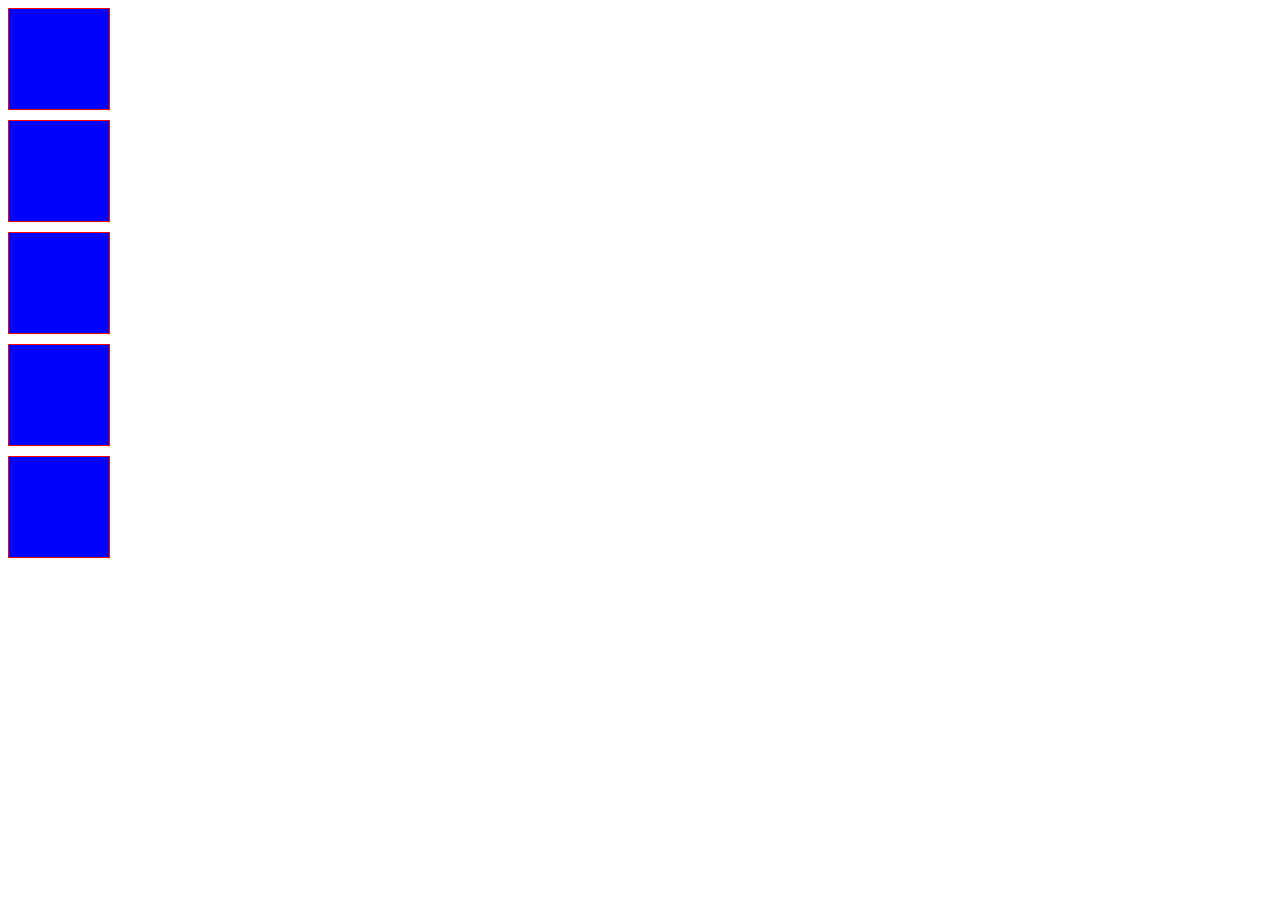
<file: index.html>
<!DOCTYPE html>
<html lang="en">
<head>
    <meta charset="UTF-8">
    <meta name="viewport" content="width=device-width, initial-scale=1.0">
    <title>sass 변수 기초</title>
    <link rel="stylesheet" href="./scss/css/style.css">
</head>
<body>
    <div id="box1" class="box"></div>
    <div id="box2" class="box"></div>
    <div id="box3" class="box"></div>
    <div id="box4" class="box"></div>
    <div id="box5" class="box"></div>

    <div class="box2"></div>
    <div class="box2"></div>
    <div class="box2"></div>
    <div class="box2"></div>
    <div class="box2"></div>
</body>
</html>
</file>
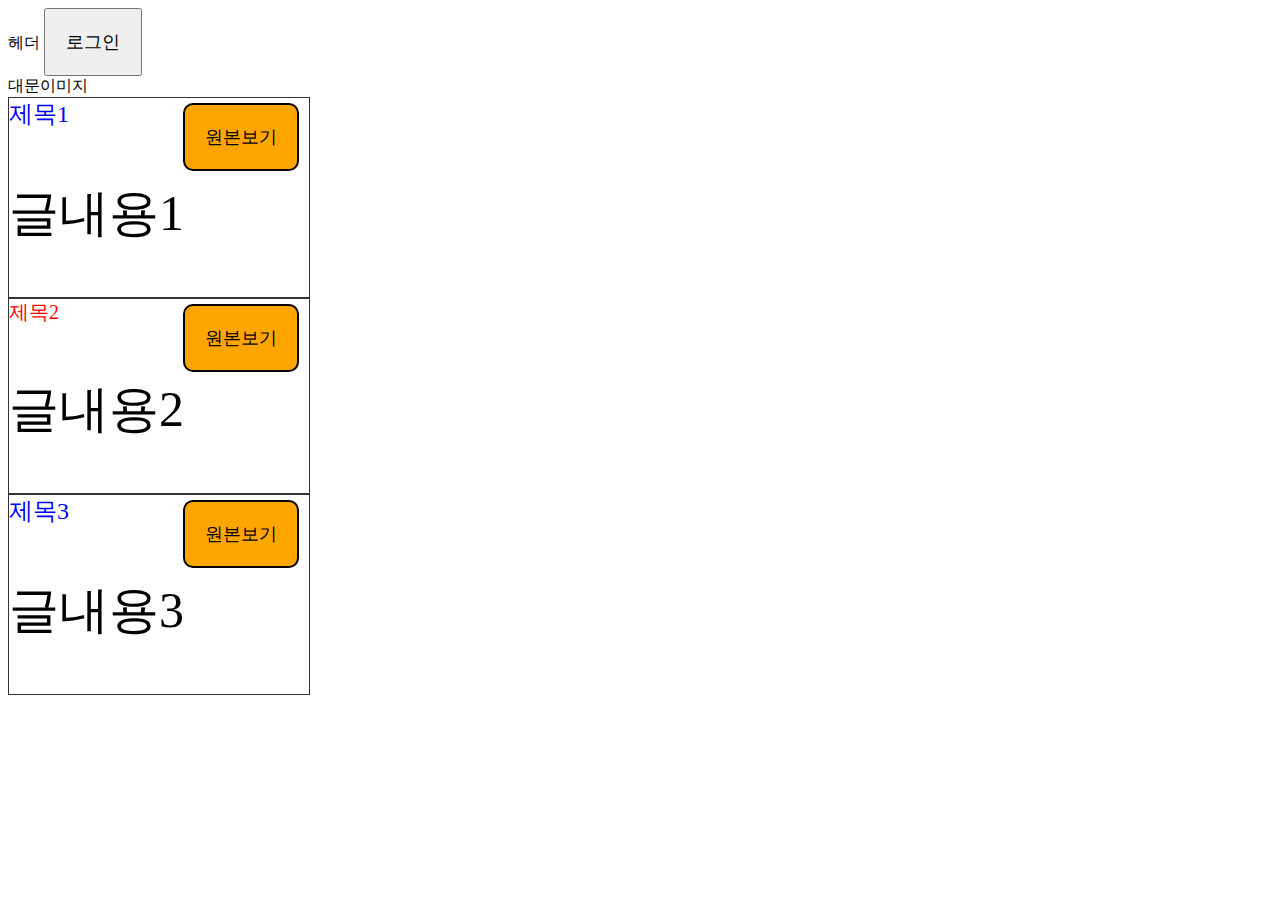
<file: nesting/index.html>
<!DOCTYPE html>
<html lang="en">
<head>
    <meta charset="UTF-8">
    <meta name="viewport" content="width=device-width, initial-scale=1.0">
    <title>Nesting</title>
    <link rel="stylesheet" href="../scss/css/style_nesting.min.css">
</head>
<body>

    <header>헤더
        <button class="btn">로그인</button>
    </header>
    <section>대문이미지</section>
    <div class="text-box">
        <div class="text-box__title">제목1</div>
        <div class="text-box__content">
            <p class="text-box__desc">글내용1</p>
        </div>
        <button class="btn text-box__btn-view">원본보기</button>
    </div>    
    <div class="text-box">
        <div class="text-box__title--red">제목2</div>
        <div class="text-box__content">
            <p class="text-box__desc">글내용2</p>
        </div>
        <button class="btn text-box__btn-view">원본보기</button>
    </div>
    <div class="text-box">
        <div class="text-box__title">제목3</div>
        <div class="text-box__content">
            <p class="text-box__desc">글내용3</p>
        </div>
        <button class="btn text-box__btn-view">원본보기</button>
    </div>
</body>
</html>
</file>
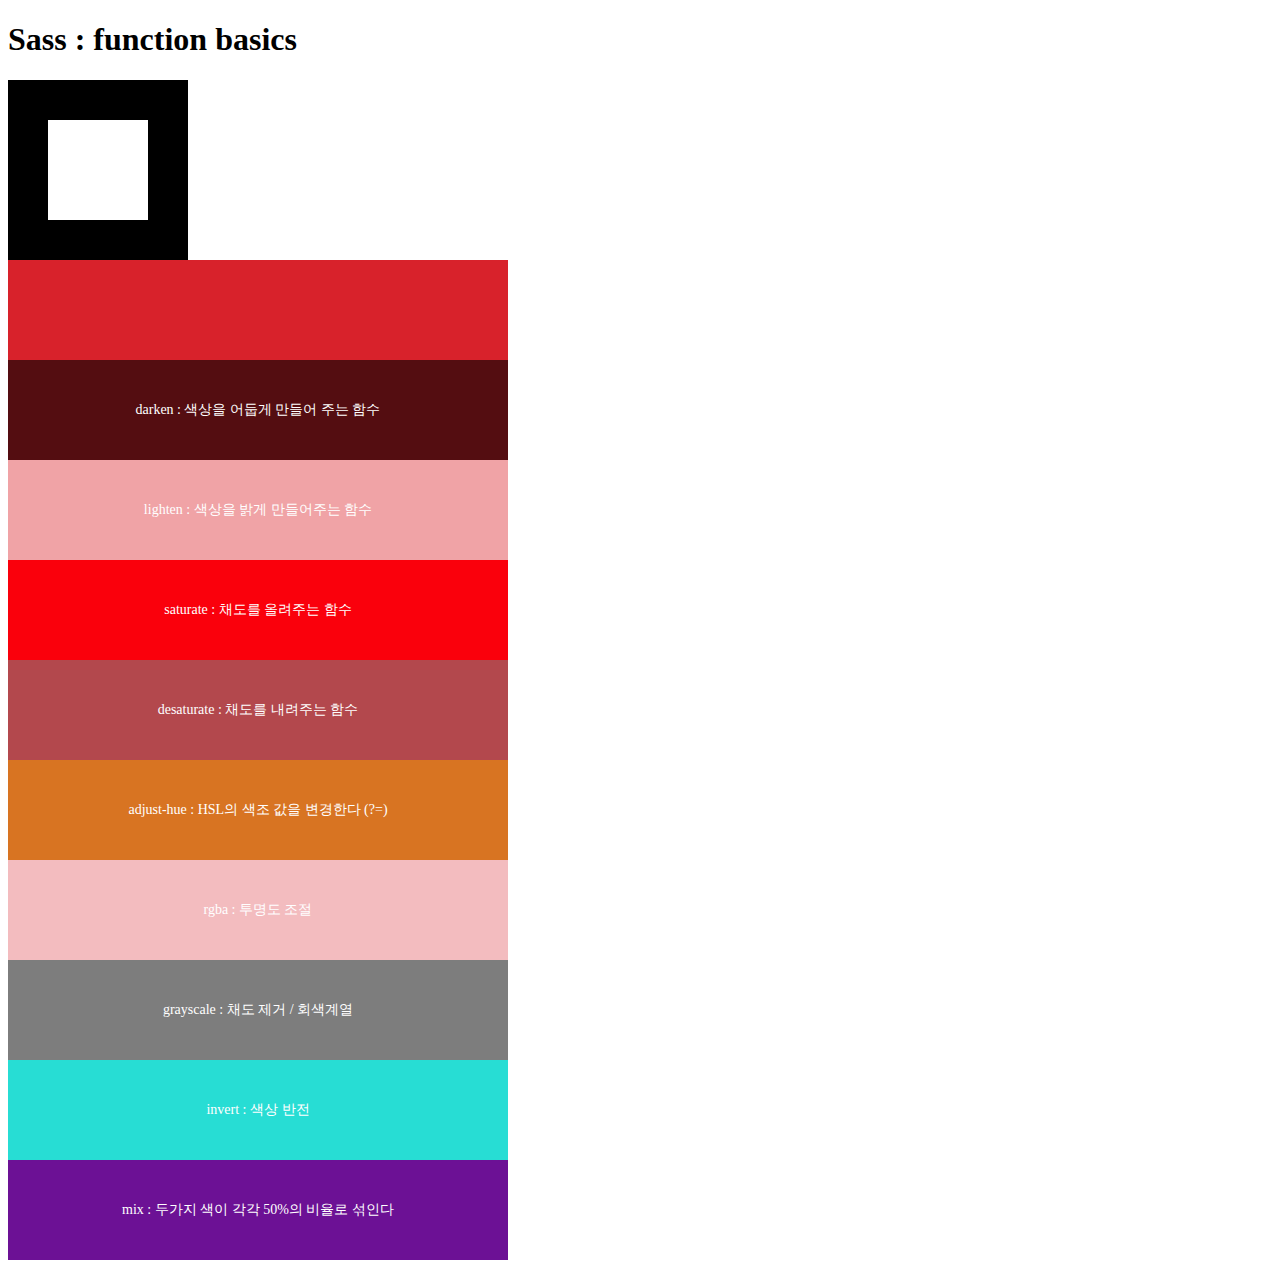
<file: sass-function-basics/index.html>
<!DOCTYPE html>
<html lang="en">
<head>
    <meta charset="UTF-8">
    <meta name="viewport" content="width=device-width, initial-scale=1.0">
    <title>Sass : function basics</title>

    <link rel="stylesheet" href="./scss/css/style.css">
</head>
<body>
    <h1>Sass : function basics</h1>

    <div class="box"></div>

    <div class="bg bg1"></div>
    <div class="bg bg2">darken : 색상을 어둡게 만들어 주는 함수</div>
    <div class="bg bg3">lighten : 색상을 밝게 만들어주는 함수</div>
    <div class="bg bg4">saturate : 채도를 올려주는 함수</div>
    <div class="bg bg5">desaturate : 채도를 내려주는 함수</div>
    <div class="bg bg6">adjust-hue : HSL의 색조 값을 변경한다 (?=)</div>
    <div class="bg bg7">rgba : 투명도 조절</div>
    <div class="bg bg8">grayscale : 채도 제거 / 회색계열</div>
    <div class="bg bg9">invert : 색상 반전</div>
    <div class="bg bg10">mix : 두가지 색이 각각 50%의 비율로 섞인다</div>
</body>
</html>
</file>
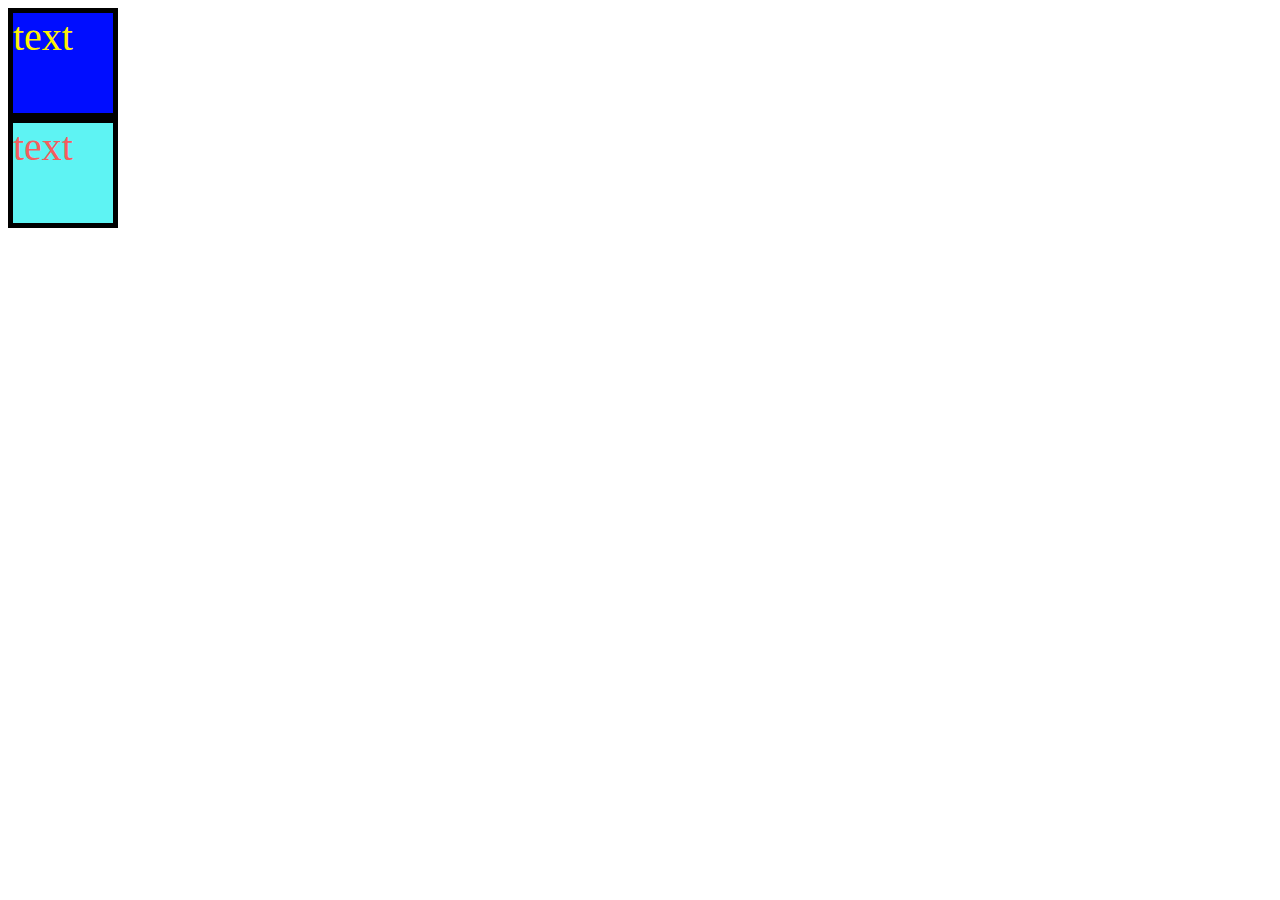
<file: sass-function-exam-color/index.html>
<!DOCTYPE html>
<html lang="ko">
<head>
    <meta charset="UTF-8">
    <meta name="viewport" content="width=device-width, initial-scale=1.0">
    <title>sass-function-exam-color</title>
    <link rel="stylesheet" href="scss/css/style.css">
</head>
<body>
    <div class="box1">text</div>
    <div class="box2">text</div>

    <!-- 
        1. RGB 방식
        RED GREEN BLUE 
        -3가지 색깔 조합으로 만드는 색상

        2. HSL 방식
        H : Hue 색상
        S : Saturation 채도
        L : Lightness 밝기
    -->
    
</body>
</html>
</file>
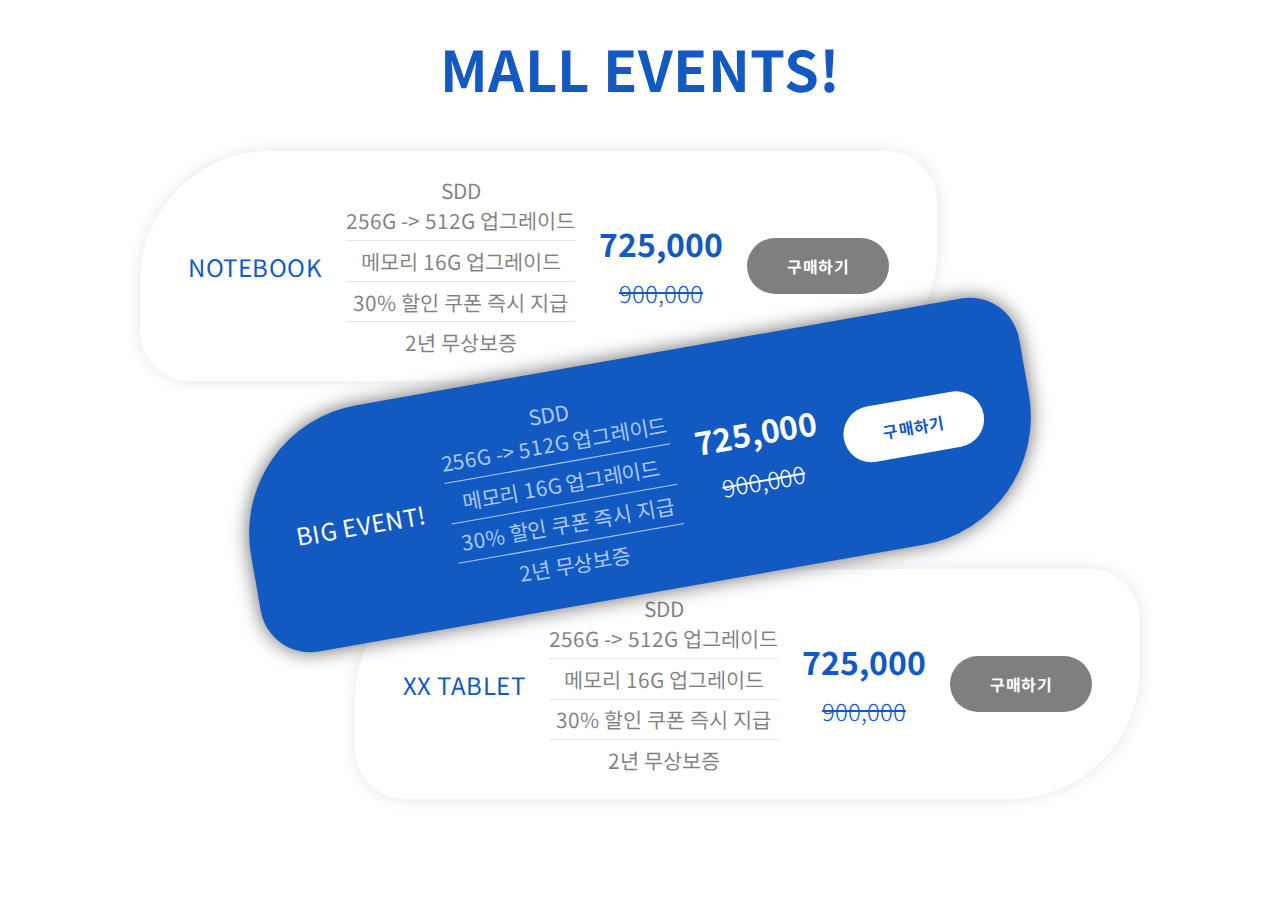
<file: sass-practice-basic/index.html>
<!DOCTYPE html>
<html lang="en">
<head>
    <meta charset="UTF-8">
    <meta name="viewport" content="width=device-width, initial-scale=1.0">
    <title>Document</title>

    <link rel="stylesheet" href="scss/css/style.css">
</head>
<body>
    <section id="mall-events-container">
        <h1>Mall Events!</h1>

        <div class="events">
            <div class="event">
                <div class="event__title">Notebook</div>
                <ul class="event__list">
                    <li class="event__list-item">SDD<br>256G -> 512G 업그레이드</li>
                    <li class="event__list-item">메모리 16G 업그레이드</li>
                    <li class="event__list-item">30% 할인 쿠폰 즉시 지급</li>
                    <li class="event__list-item">2년 무상보증</li>
                </ul>

                <p class="event__cost">725,000<span><br><s>900,000</s></span></p>
                <a href="#" class="button">구매하기</a>
            </div>
            <div class="event event--accent">
                <div class="event__title">Big Event!</div>
                <ul class="event__list">
                    <li class="event__list-item">SDD<br>256G -> 512G 업그레이드</li>
                    <li class="event__list-item">메모리 16G 업그레이드</li>
                    <li class="event__list-item">30% 할인 쿠폰 즉시 지급</li>
                    <li class="event__list-item">2년 무상보증</li>
                </ul>

                <p class="event__cost">725,000<span><br><s>900,000</s></span></p>
                <a href="#" class="button button--accent">구매하기</a>
            </div>

            <div class="event">
                <div class="event__title">XX Tablet</div>
                <ul class="event__list">
                    <li class="event__list-item">SDD<br>256G -> 512G 업그레이드</li>
                    <li class="event__list-item">메모리 16G 업그레이드</li>
                    <li class="event__list-item">30% 할인 쿠폰 즉시 지급</li>
                    <li class="event__list-item">2년 무상보증</li>
                </ul>

                <p class="event__cost">725,000<span><br><s>900,000</s></span></p>
                <a href="#" class="button">구매하기</a>
            </div>
        </div>
    </div>
</body>
</html>
</file>
<file: scss/css/style.css>
.cls1 {
  color: red;
  font-size: 16px;
}

.cls1 {
  border: 1px solid black;
  background: red;
}

#aaa {
  background: red;
  border: 1px solid black;
  font-size: 16px;
}

.box-1 {
  font-size: 16px;
}

.box-2 {
  font-size: 32px;
}

.box-3 {
  font-size: 48px;
}

strong {
  color: skyblue;
}

.box2 {
  width: 100px;
  height: 100px;
  border: 1px solid red;
  background: blue;
}
.box2 + .box2 {
  margin-top: 10px;
}

.sss {
  border: 1px solid #ddd;
}

.sss--text {
  border: 1px solid #ddd;
}

.sss__title--btn {
  border: 1px solid #ddd;
}
</file>
<file: sass-function-basics/scss/css/style.css>
.box {
  width: 100px;
  height: 100px;
  border: 40px solid #000;
}

.bg {
  width: 500px;
  height: 100px;
  color: #fff;
  font-size: 14px;
  display: flex;
  align-items: center;
  justify-content: center;
}

.bg1 {
  background-color: #d8222b;
}

.bg2 {
  background-color: #540d11;
}

.bg3 {
  background-color: #f0a3a6;
}

.bg4 {
  background-color: #fa000c;
}

.bg5 {
  background-color: #b3484d;
}

.bg6 {
  background-color: #d87422;
}

.bg7 {
  background-color: rgba(216, 34, 43, 0.3);
}

.bg8 {
  background-color: #7d7d7d;
}

.bg9 {
  background-color: #27ddd4;
}

.bg10 {
  background-color: #6c1195;
}
</file>
<file: sass-function-exam-color/scss/css/style.css>
.box2,.box1{width:100px;height:100px;font-size:40px;border:5px solid #000}.box1{color:#fff200;background:#000dff}.box2{color:#f35e5e;background:#5ef3f3}/*# sourceMappingURL=style.css.map */
</file>
<file: sass-practice-basic/scss/css/style.css>
@import url("https://fonts.googleapis.com/css2?family=Noto+Sans+KR:wght@300;400;700&display=swap");
*, *::before, *::after {
  box-sizing: border-box;
}

html {
  height: 100%;
}

body {
  height: 100%;
  margin: 0;
  font-family: "Noto Sans KR", sans-serif;
  font-size: 1.5rem;
  color: rgba(0, 0, 0, 0.5);
}

h1 {
  margin: 0 0 1rem 0;
  padding: 0.7rem 0;
  font-size: 3.5rem;
  color: #1359c2;
  letter-spacing: 0.5px;
  text-transform: uppercase;
}

#mall-events-container {
  padding: 1rem 0;
  text-align: center;
}

.events {
  width: 95%;
  max-width: 1000px;
  margin: 0 auto;
  padding-top: 1rem;
  display: flex;
  flex-direction: column;
  justify-content: center;
  align-items: center;
}

.event {
  background: #fff;
  box-shadow: 0 0 1rem rgba(0, 0, 0, 0.1);
  padding: 1.5rem 3rem;
  border-top-left-radius: 130px;
  border-bottom-right-radius: 130px;
  border-top-right-radius: 50px;
  border-bottom-left-radius: 50px;
  display: flex;
  justify-content: space-between;
  align-items: center;
  gap: 1.5rem;
}
.event:nth-of-type(1) {
  align-self: flex-start;
}
.event:nth-of-type(3) {
  align-self: flex-end;
}
.event + .event {
  margin-top: -1.5rem;
}
.event__title {
  color: #1359c2;
  letter-spacing: 0.5px;
  text-transform: uppercase;
}
.event__list {
  margin: 0;
  padding: 0;
  list-style: none;
}
.event__list-item {
  font-size: 20.8px;
}
.event__list-item:not(:last-of-type)::after {
  content: "";
  display: block;
  height: 1px;
  background: rgba(0, 0, 0, 0.1);
  margin: 0.3rem 0;
}
.event__cost {
  font-size: 2rem;
  font-weight: 700;
  color: #1359c2;
  margin: 1.5rem 0;
}
.event__cost span {
  font-size: 1.5rem;
  font-weight: 300;
}

.event--accent {
  background: #1359c2;
  box-shadow: 0 0 1.2rem rgba(0, 0, 0, 0.6);
  transform: rotate(-10deg);
}
.event--accent .event__title, .event--accent .event__cost {
  color: #fff;
}
.event--accent .event__list {
  color: #aac9f7;
}
.event--accent .event__list-item:after {
  background: #aac9f7;
}
.event--accent .event__cost {
  margin: 3rem 0;
}

.button {
  display: inline-block;
  padding: 1rem 2.5rem;
  background: rgba(0, 0, 0, 0.5);
  border-radius: 30px;
  text-transform: uppercase;
  text-decoration: none;
  font-weight: 700;
  font-size: 1rem;
  color: #fff;
  letter-spacing: 0.5px;
  transition: all ease-out 200ms;
}
.button:hover {
  box-shadow: 0 0 1rem rgba(0, 0, 0, 0.1);
  background: #1359c2;
  transform: scale(1.22);
}
.button--accent {
  background: #fff;
  color: #1359c2;
}
</file>
<file: scss/css/style_nesting.min.css>
.btn{display:inline-block;padding:20px;font-size:18px}.text-box{position:relative;width:300px;border:1px solid #333}@media screen and (max-width: 800px){.text-box{width:90%}}@media screen and (max-width: 450px){.text-box{width:40%}}.text-box>.text-box__title{font-size:20px;color:blue}.text-box>.text-box__title{font-size:24px}.text-box>.text-box__title--red{font-size:20px;color:red}.text-box>.text-box__content{font-size:16px}.text-box>.text-box__btn-view{position:absolute;right:10px;top:5px;border:2px solid #000;border-radius:10px;background:orange}.text-box .text-box__desc{font-size:50px}
</file>
